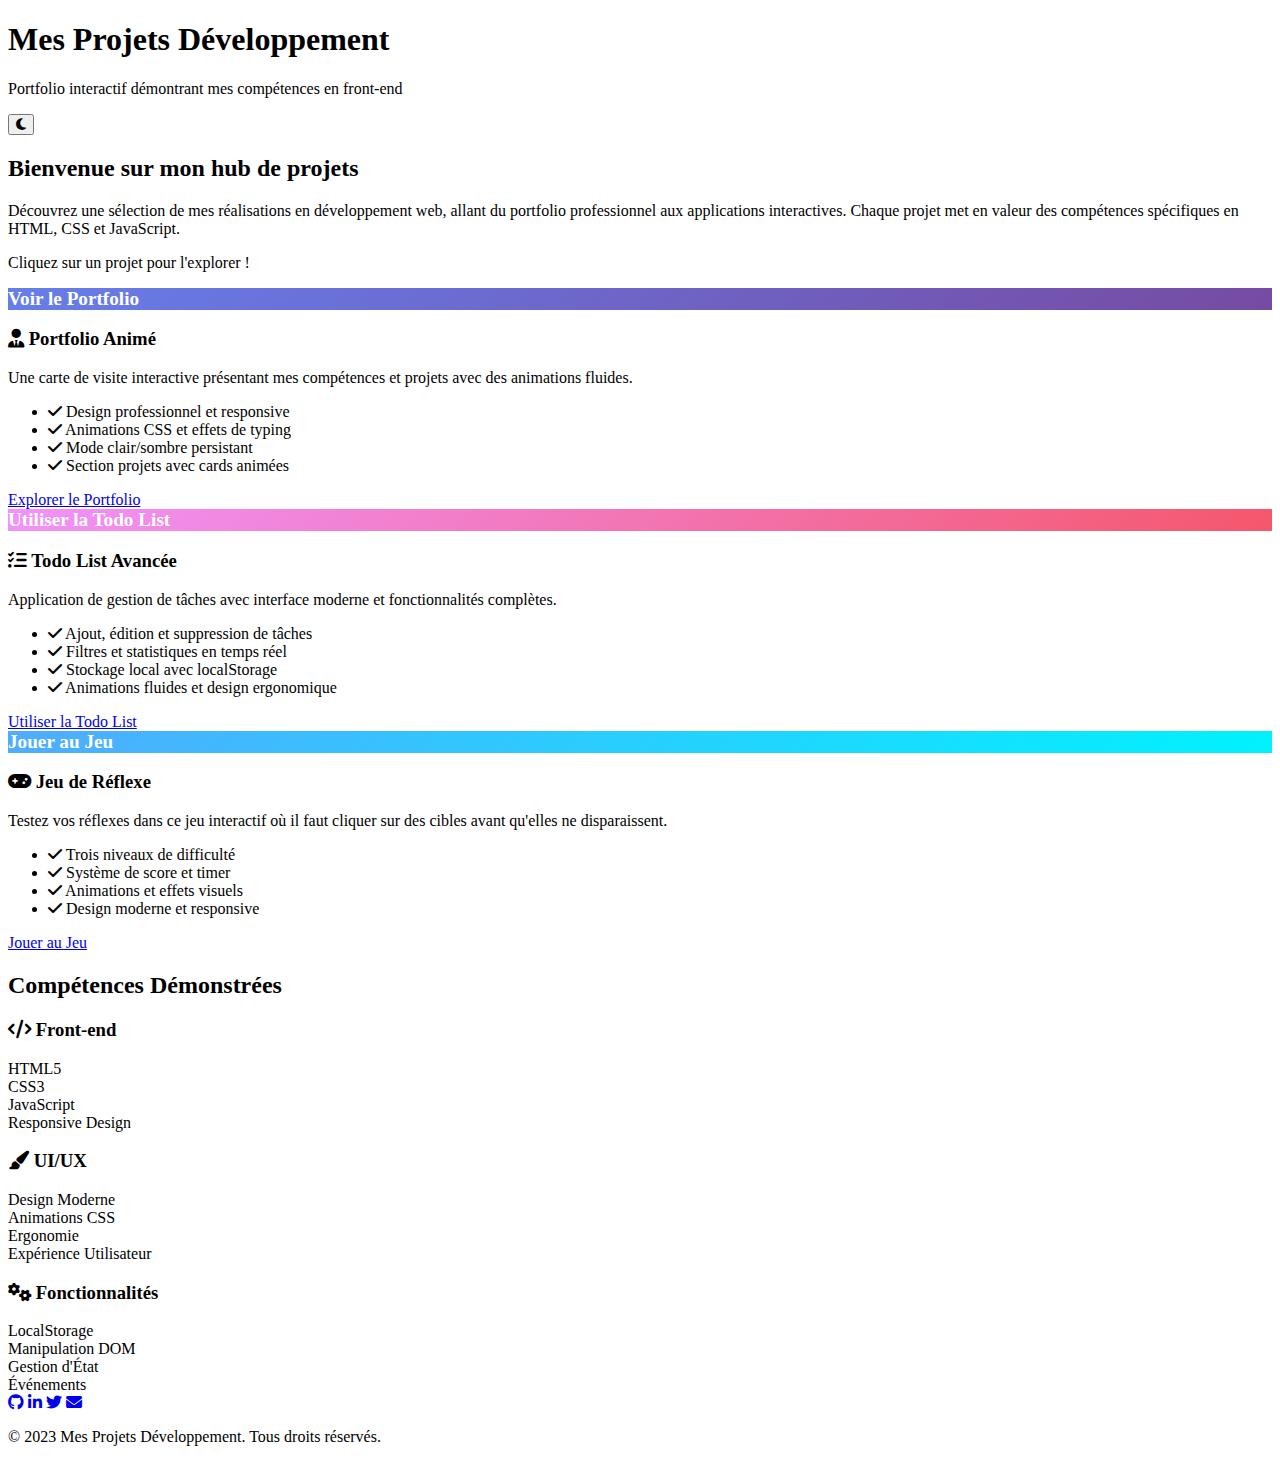
<file: index.html>
<!DOCTYPE html>
<html lang="fr">
<head>
    <meta charset="UTF-8">
    <meta name="viewport" content="width=device-width, initial-scale=1.0">
    <title>Mes Projets Développement</title>
    <link rel="stylesheet" href="https://cdnjs.cloudflare.com/ajax/libs/font-awesome/6.4.0/css/all.min.css">
    <!-- <style>
        :root {
            --primary: #4361ee;
            --primary-dark: #3a0ca3;
            --secondary: #4cc9f0;
            --accent: #f72585;
            --success: #4ade80;
            --text: #1f2937;
            --text-light: #6b7280;
            --bg: #f8fafc;
            --card: #ffffff;
            --border: #e5e7eb;
            --shadow: 0 4px 6px -1px rgba(0, 0, 0, 0.1), 0 2px 4px -1px rgba(0, 0, 0, 0.06);
            --radius: 16px;
            --transition: all 0.3s ease;
        }

        .dark-mode {
            --primary: #4895ef;
            --primary-dark: #560bad;
            --secondary: #4cc9f0;
            --accent: #f72585;
            --success: #10b981;
            --text: #f3f4f6;
            --text-light: #9ca3af;
            --bg: #111827;
            --card: #1f2937;
            --border: #374151;
            --shadow: 0 4px 6px -1px rgba(0, 0, 0, 0.3), 0 2px 4px -1px rgba(0, 0, 0, 0.2);
        }

        * {
            margin: 0;
            padding: 0;
            box-sizing: border-box;
            font-family: 'Segoe UI', system-ui, sans-serif;
        }

        body {
            background-color: var(--bg);
            color: var(--text);
            transition: var(--transition);
            min-height: 100vh;
            line-height: 1.6;
        }

        .container {
            max-width: 1200px;
            margin: 0 auto;
            padding: 0 2rem;
        }

        /* Header */
        header {
            padding: 2rem 0;
            text-align: center;
            background: linear-gradient(135deg, var(--primary), var(--primary-dark));
            color: white;
            margin-bottom: 3rem;
            border-radius: 0 0 var(--radius) var(--radius);
            box-shadow: var(--shadow);
        }

        .header-content {
            max-width: 800px;
            margin: 0 auto;
        }

        h1 {
            font-size: 3rem;
            font-weight: 800;
            margin-bottom: 1rem;
        }

        .subtitle {
            font-size: 1.2rem;
            opacity: 0.9;
            margin-bottom: 1.5rem;
        }

        .theme-toggle {
            background: rgba(255, 255, 255, 0.2);
            border: none;
            width: 50px;
            height: 50px;
            border-radius: 50%;
            display: flex;
            align-items: center;
            justify-content: center;
            cursor: pointer;
            transition: var(--transition);
            color: white;
            margin: 0 auto;
        }

        .theme-toggle:hover {
            background: rgba(255, 255, 255, 0.3);
            transform: rotate(30deg);
        }

        /* Main Content */
        .intro {
            text-align: center;
            max-width: 800px;
            margin: 0 auto 4rem;
        }

        .intro h2 {
            font-size: 2.2rem;
            margin-bottom: 1.5rem;
            background: linear-gradient(135deg, var(--primary), var(--accent));
            -webkit-background-clip: text;
            -webkit-text-fill-color: transparent;
        }

        .intro p {
            font-size: 1.1rem;
            color: var(--text-light);
            margin-bottom: 1.5rem;
        }

        /* Projects Grid */
        .projects-grid {
            display: grid;
            grid-template-columns: repeat(auto-fit, minmax(350px, 1fr));
            gap: 2rem;
            margin-bottom: 4rem;
        }

        .project-card {
            background: var(--card);
            border-radius: var(--radius);
            overflow: hidden;
            box-shadow: var(--shadow);
            transition: var(--transition);
            border: 1px solid var(--border);
        }

        .project-card:hover {
            transform: translateY(-10px);
            box-shadow: 0 20px 40px rgba(0, 0, 0, 0.15);
        }

        .project-image {
            height: 200px;
            background-size: cover;
            background-position: center;
            position: relative;
        }

        .project-overlay {
            position: absolute;
            top: 0;
            left: 0;
            right: 0;
            bottom: 0;
            background: rgba(0, 0, 0, 0.7);
            display: flex;
            align-items: center;
            justify-content: center;
            opacity: 0;
            transition: var(--transition);
        }

        .project-card:hover .project-overlay {
            opacity: 1;
        }

        .project-content {
            padding: 1.5rem;
        }

        .project-title {
            font-size: 1.5rem;
            font-weight: 700;
            margin-bottom: 0.5rem;
            display: flex;
            align-items: center;
            gap: 0.5rem;
        }

        .project-description {
            color: var(--text-light);
            margin-bottom: 1.5rem;
        }

        .project-features {
            list-style: none;
            margin-bottom: 1.5rem;
        }

        .project-features li {
            margin-bottom: 0.5rem;
            display: flex;
            align-items: flex-start;
            gap: 0.5rem;
        }

        .project-features li i {
            color: var(--success);
            margin-top: 0.2rem;
        }

        .project-link {
            display: inline-block;
            background: var(--primary);
            color: white;
            padding: 0.75rem 1.5rem;
            border-radius: var(--radius);
            text-decoration: none;
            font-weight: 600;
            transition: var(--transition);
            width: 100%;
            text-align: center;
        }

        .project-link:hover {
            background: var(--primary-dark);
            transform: translateY(-2px);
        }

        /* Skills Section */
        .skills {
            background: var(--card);
            border-radius: var(--radius);
            padding: 2rem;
            box-shadow: var(--shadow);
            margin-bottom: 4rem;
        }

        .skills h2 {
            text-align: center;
            margin-bottom: 2rem;
            font-size: 2rem;
        }

        .skills-grid {
            display: grid;
            grid-template-columns: repeat(auto-fit, minmax(250px, 1fr));
            gap: 1.5rem;
        }

        .skill-category h3 {
            margin-bottom: 1rem;
            color: var(--primary);
            display: flex;
            align-items: center;
            gap: 0.5rem;
        }

        .skill-items {
            display: flex;
            flex-wrap: wrap;
            gap: 0.5rem;
        }

        .skill-item {
            background: var(--bg);
            padding: 0.5rem 1rem;
            border-radius: 20px;
            font-size: 0.9rem;
            border: 1px solid var(--border);
        }

        /* Footer */
        footer {
            text-align: center;
            padding: 2rem 0;
            color: var(--text-light);
            border-top: 1px solid var(--border);
        }

        .social-links {
            display: flex;
            justify-content: center;
            gap: 1rem;
            margin-bottom: 1.5rem;
        }

        .social-link {
            display: flex;
            align-items: center;
            justify-content: center;
            width: 40px;
            height: 40px;
            border-radius: 50%;
            background: var(--primary);
            color: white;
            text-decoration: none;
            transition: var(--transition);
        }

        .social-link:hover {
            background: var(--primary-dark);
            transform: translateY(-3px);
        }

        /* Responsive */
        @media (max-width: 768px) {
            h1 {
                font-size: 2.2rem;
            }
            
            .projects-grid {
                grid-template-columns: 1fr;
            }
            
            .intro h2 {
                font-size: 1.8rem;
            }
        }
    </style> -->
</head>
<body>
    <header>
        <div class="container">
            <div class="header-content">
                <h1>Mes Projets Développement</h1>
                <p class="subtitle">Portfolio interactif démontrant mes compétences en front-end</p>
                <button class="theme-toggle" id="themeToggle">
                    <i class="fas fa-moon"></i>
                </button>
            </div>
        </div>
    </header>

    <div class="container">
        <section class="intro">
            <h2>Bienvenue sur mon hub de projets</h2>
            <p>Découvrez une sélection de mes réalisations en développement web, allant du portfolio professionnel aux applications interactives. Chaque projet met en valeur des compétences spécifiques en HTML, CSS et JavaScript.</p>
            <p>Cliquez sur un projet pour l'explorer !</p>
        </section>

        <section class="projects-grid">
            <!-- Portfolio Card -->
            <div class="project-card">
                <div class="project-image" style="background: linear-gradient(135deg, #667eea 0%, #764ba2 100%);">
                    <div class="project-overlay">
                        <span style="color: white; font-size: 1.2rem; font-weight: 600;">Voir le Portfolio</span>
                    </div>
                </div>
                <div class="project-content">
                    <h3 class="project-title">
                        <i class="fas fa-user-tie"></i> Portfolio Animé
                    </h3>
                    <p class="project-description">
                        Une carte de visite interactive présentant mes compétences et projets avec des animations fluides.
                    </p>
                    <ul class="project-features">
                        <li><i class="fas fa-check"></i> Design professionnel et responsive</li>
                        <li><i class="fas fa-check"></i> Animations CSS et effets de typing</li>
                        <li><i class="fas fa-check"></i> Mode clair/sombre persistant</li>
                        <li><i class="fas fa-check"></i> Section projets avec cards animées</li>
                    </ul>
                    <a href="portfolio.html" class="project-link">Explorer le Portfolio</a>
                </div>
            </div>

            <!-- Todo List Card -->
            <div class="project-card">
                <div class="project-image" style="background: linear-gradient(135deg, #f093fb 0%, #f5576c 100%);">
                    <div class="project-overlay">
                        <span style="color: white; font-size: 1.2rem; font-weight: 600;">Utiliser la Todo List</span>
                    </div>
                </div>
                <div class="project-content">
                    <h3 class="project-title">
                        <i class="fas fa-tasks"></i> Todo List Avancée
                    </h3>
                    <p class="project-description">
                        Application de gestion de tâches avec interface moderne et fonctionnalités complètes.
                    </p>
                    <ul class="project-features">
                        <li><i class="fas fa-check"></i> Ajout, édition et suppression de tâches</li>
                        <li><i class="fas fa-check"></i> Filtres et statistiques en temps réel</li>
                        <li><i class="fas fa-check"></i> Stockage local avec localStorage</li>
                        <li><i class="fas fa-check"></i> Animations fluides et design ergonomique</li>
                    </ul>
                    <a href="todolist.html" class="project-link">Utiliser la Todo List</a>
                </div>
            </div>

            <!-- Game Card -->
            <div class="project-card">
                <div class="project-image" style="background: linear-gradient(135deg, #4facfe 0%, #00f2fe 100%);">
                    <div class="project-overlay">
                        <span style="color: white; font-size: 1.2rem; font-weight: 600;">Jouer au Jeu</span>
                    </div>
                </div>
                <div class="project-content">
                    <h3 class="project-title">
                        <i class="fas fa-gamepad"></i> Jeu de Réflexe
                    </h3>
                    <p class="project-description">
                        Testez vos réflexes dans ce jeu interactif où il faut cliquer sur des cibles avant qu'elles ne disparaissent.
                    </p>
                    <ul class="project-features">
                        <li><i class="fas fa-check"></i> Trois niveaux de difficulté</li>
                        <li><i class="fas fa-check"></i> Système de score et timer</li>
                        <li><i class="fas fa-check"></i> Animations et effets visuels</li>
                        <li><i class="fas fa-check"></i> Design moderne et responsive</li>
                    </ul>
                    <a href="game.html" class="project-link">Jouer au Jeu</a>
                </div>
            </div>
        </section>

        <section class="skills">
            <h2>Compétences Démonstrées</h2>
            <div class="skills-grid">
                <div class="skill-category">
                    <h3><i class="fas fa-code"></i> Front-end</h3>
                    <div class="skill-items">
                        <div class="skill-item">HTML5</div>
                        <div class="skill-item">CSS3</div>
                        <div class="skill-item">JavaScript</div>
                        <div class="skill-item">Responsive Design</div>
                    </div>
                </div>
                <div class="skill-category">
                    <h3><i class="fas fa-paint-brush"></i> UI/UX</h3>
                    <div class="skill-items">
                        <div class="skill-item">Design Moderne</div>
                        <div class="skill-item">Animations CSS</div>
                        <div class="skill-item">Ergonomie</div>
                        <div class="skill-item">Expérience Utilisateur</div>
                    </div>
                </div>
                <div class="skill-category">
                    <h3><i class="fas fa-cogs"></i> Fonctionnalités</h3>
                    <div class="skill-items">
                        <div class="skill-item">LocalStorage</div>
                        <div class="skill-item">Manipulation DOM</div>
                        <div class="skill-item">Gestion d'État</div>
                        <div class="skill-item">Événements</div>
                    </div>
                </div>
            </div>
        </section>
    </div>

    <footer>
        <div class="container">
            <div class="social-links">
                <a href="#" class="social-link"><i class="fab fa-github"></i></a>
                <a href="#" class="social-link"><i class="fab fa-linkedin-in"></i></a>
                <a href="#" class="social-link"><i class="fab fa-twitter"></i></a>
                <a href="#" class="social-link"><i class="fas fa-envelope"></i></a>
            </div>
            <p>© 2023 Mes Projets Développement. Tous droits réservés.</p>
        </div>
    </footer>

    <script>
        // Gestion du mode clair/sombre
        const themeToggle = document.getElementById('themeToggle');
        
        themeToggle.addEventListener('click', () => {
            document.body.classList.toggle('dark-mode');
            
            if (document.body.classList.contains('dark-mode')) {
                themeToggle.innerHTML = '<i class="fas fa-sun"></i>';
                localStorage.setItem('theme', 'dark');
            } else {
                themeToggle.innerHTML = '<i class="fas fa-moon"></i>';
                localStorage.setItem('theme', 'light');
            }
        });

        // Charger le thème sauvegardé
        const savedTheme = localStorage.getItem('theme');
        if (savedTheme === 'dark') {
            document.body.classList.add('dark-mode');
            themeToggle.innerHTML = '<i class="fas fa-sun"></i>';
        }

        // Animation au scroll
        const observerOptions = {
            threshold: 0.1,
            rootMargin: '0px 0px -50px 0px'
        };

        const observer = new IntersectionObserver((entries) => {
            entries.forEach(entry => {
                if (entry.isIntersecting) {
                    entry.target.style.opacity = '1';
                    entry.target.style.transform = 'translateY(0)';
                }
            });
        }, observerOptions);

        // Observer les cartes de projet
        document.querySelectorAll('.project-card').forEach(card => {
            card.style.opacity = '0';
            card.style.transform = 'translateY(20px)';
            card.style.transition = 'opacity 0.6s ease, transform 0.6s ease';
            observer.observe(card);
        });
    </script>
</body>
</html>
</file>
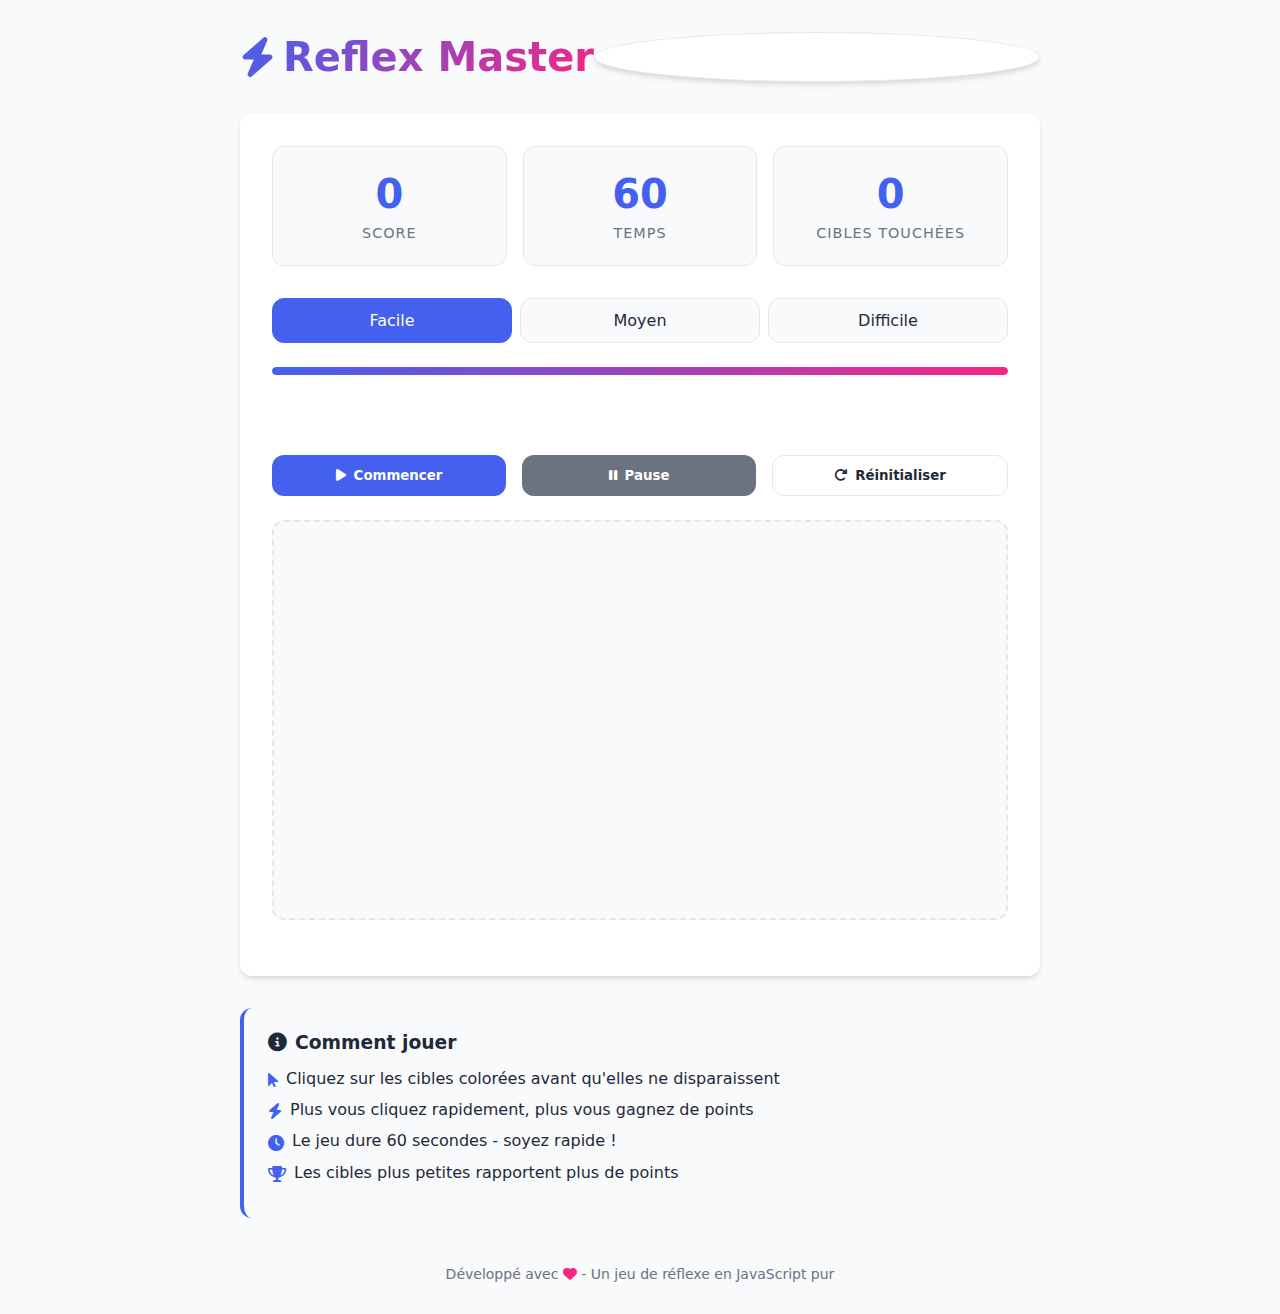
<file: game.html>
<!DOCTYPE html>
<html lang="fr">
<head>
    <meta charset="UTF-8">
    <meta name="viewport" content="width=device-width, initial-scale=1.0">
    <title>Reflex Master - Jeu de Réflexe</title>
    <link rel="stylesheet" href="https://cdnjs.cloudflare.com/ajax/libs/font-awesome/6.4.0/css/all.min.css">
    <style>
        :root {
            --primary: #4361ee;
            --primary-dark: #3a0ca3;
            --secondary: #4cc9f0;
            --accent: #f72585;
            --success: #4ade80;
            --warning: #f59e0b;
            --error: #ef4444;
            --text: #1f2937;
            --text-light: #6b7280;
            --bg: #f8fafc;
            --card: #ffffff;
            --border: #e5e7eb;
            --shadow: 0 4px 6px -1px rgba(0, 0, 0, 0.1), 0 2px 4px -1px rgba(0, 0, 0, 0.06);
            --radius: 12px;
            --transition: all 0.3s ease;
        }

        .dark-mode {
            --primary: #4895ef;
            --primary-dark: #560bad;
            --secondary: #4cc9f0;
            --accent: #f72585;
            --success: #10b981;
            --warning: #f59e0b;
            --error: #ef4444;
            --text: #f3f4f6;
            --text-light: #9ca3af;
            --bg: #111827;
            --card: #1f2937;
            --border: #374151;
            --shadow: 0 4px 6px -1px rgba(0, 0, 0, 0.3), 0 2px 4px -1px rgba(0, 0, 0, 0.2);
        }

        * {
            margin: 0;
            padding: 0;
            box-sizing: border-box;
            font-family: 'Segoe UI', system-ui, sans-serif;
        }

        body {
            background-color: var(--bg);
            color: var(--text);
            transition: var(--transition);
            min-height: 100vh;
            display: flex;
            flex-direction: column;
            align-items: center;
            padding: 2rem 1rem;
            overflow-x: hidden;
        }

        .container {
            width: 100%;
            max-width: 800px;
            margin: 0 auto;
        }

        header {
            display: flex;
            justify-content: space-between;
            align-items: center;
            margin-bottom: 2rem;
            width: 100%;
        }

        h1 {
            font-size: 2.5rem;
            font-weight: 800;
            background: linear-gradient(135deg, var(--primary), var(--accent));
            -webkit-background-clip: text;
            -webkit-text-fill-color: transparent;
            display: flex;
            align-items: center;
            gap: 0.5rem;
        }

        .theme-toggle {
            background: var(--card);
            border: 1px solid var(--border);
            width: 50px;
            height: 50px;
            border-radius: 50%;
            display: flex;
            align-items: center;
            justify-content: center;
            cursor: pointer;
            transition: var(--transition);
            box-shadow: var(--shadow);
        }

        .theme-toggle:hover {
            transform: rotate(30deg);
            background: var(--primary);
            color: white;
        }

        .game-container {
            background: var(--card);
            border-radius: var(--radius);
            box-shadow: var(--shadow);
            padding: 2rem;
            margin-bottom: 2rem;
            transition: var(--transition);
        }

        .stats {
            display: grid;
            grid-template-columns: repeat(3, 1fr);
            gap: 1rem;
            margin-bottom: 2rem;
        }

        .stat-card {
            background: var(--bg);
            padding: 1.5rem;
            border-radius: var(--radius);
            text-align: center;
            transition: var(--transition);
            border: 1px solid var(--border);
        }

        .stat-card:hover {
            transform: translateY(-5px);
            box-shadow: var(--shadow);
        }

        .stat-number {
            font-size: 2.5rem;
            font-weight: 800;
            color: var(--primary);
            margin-bottom: 0.5rem;
        }

        .stat-label {
            font-size: 0.9rem;
            color: var(--text-light);
            text-transform: uppercase;
            letter-spacing: 1px;
        }

        .game-area {
            position: relative;
            width: 100%;
            height: 400px;
            background: var(--bg);
            border-radius: var(--radius);
            border: 2px dashed var(--border);
            overflow: hidden;
            margin-bottom: 1.5rem;
        }

        .target {
            position: absolute;
            border-radius: 50%;
            cursor: pointer;
            display: flex;
            align-items: center;
            justify-content: center;
            color: white;
            font-weight: bold;
            transition: transform 0.2s ease, opacity 0.3s ease;
            box-shadow: 0 4px 10px rgba(0, 0, 0, 0.2);
            animation: pulse 2s infinite;
        }

        @keyframes pulse {
            0% { transform: scale(1); }
            50% { transform: scale(1.05); }
            100% { transform: scale(1); }
        }

        .target:hover {
            transform: scale(1.1);
        }

        .target.hit {
            animation: hitAnimation 0.5s forwards;
        }

        @keyframes hitAnimation {
            0% { transform: scale(1); opacity: 1; }
            50% { transform: scale(1.5); opacity: 0.7; }
            100% { transform: scale(0); opacity: 0; }
        }

        .target.missed {
            animation: missAnimation 0.5s forwards;
        }

        @keyframes missAnimation {
            0% { transform: scale(1); opacity: 1; }
            100% { transform: scale(0); opacity: 0; }
        }

        .controls {
            display: flex;
            gap: 1rem;
            margin-bottom: 1.5rem;
            flex-wrap: wrap;
        }

        button {
            background: var(--primary);
            color: white;
            border: none;
            border-radius: var(--radius);
            padding: 0.75rem 1.5rem;
            font-weight: 600;
            cursor: pointer;
            transition: var(--transition);
            display: flex;
            align-items: center;
            gap: 0.5rem;
            flex: 1;
            justify-content: center;
            min-width: 140px;
        }

        button:hover {
            background: var(--primary-dark);
            transform: translateY(-2px);
            box-shadow: 0 10px 20px rgba(0, 0, 0, 0.1);
        }

        button:active {
            transform: translateY(0);
        }

        button:disabled {
            background: var(--text-light);
            cursor: not-allowed;
            transform: none;
            box-shadow: none;
        }

        button.secondary {
            background: var(--card);
            color: var(--text);
            border: 1px solid var(--border);
        }

        button.secondary:hover {
            background: var(--bg);
        }

        .difficulty-selector {
            display: flex;
            gap: 0.5rem;
            margin-bottom: 1.5rem;
            flex-wrap: wrap;
        }

        .difficulty-btn {
            flex: 1;
            text-align: center;
            padding: 0.75rem;
            background: var(--bg);
            border: 1px solid var(--border);
            border-radius: var(--radius);
            cursor: pointer;
            transition: var(--transition);
            font-weight: 500;
        }

        .difficulty-btn.active {
            background: var(--primary);
            color: white;
            border-color: var(--primary);
        }

        .progress-bar {
            width: 100%;
            height: 8px;
            background: var(--bg);
            border-radius: 4px;
            overflow: hidden;
            margin-bottom: 1.5rem;
        }

        .progress {
            height: 100%;
            background: linear-gradient(90deg, var(--primary), var(--accent));
            border-radius: 4px;
            transition: width 0.3s ease;
            width: 0%;
        }

        .game-message {
            text-align: center;
            padding: 1rem;
            border-radius: var(--radius);
            margin-bottom: 1.5rem;
            font-weight: 600;
            transition: var(--transition);
            opacity: 0;
            transform: translateY(10px);
        }

        .game-message.show {
            opacity: 1;
            transform: translateY(0);
        }

        .game-message.success {
            background: rgba(74, 222, 128, 0.2);
            color: var(--success);
            border: 1px solid var(--success);
        }

        .game-message.error {
            background: rgba(239, 68, 68, 0.2);
            color: var(--error);
            border: 1px solid var(--error);
        }

        .instructions {
            background: var(--bg);
            padding: 1.5rem;
            border-radius: var(--radius);
            margin-top: 2rem;
            border-left: 4px solid var(--primary);
        }

        .instructions h3 {
            margin-bottom: 1rem;
            display: flex;
            align-items: center;
            gap: 0.5rem;
        }

        .instructions ul {
            list-style-type: none;
            padding-left: 0;
        }

        .instructions li {
            margin-bottom: 0.75rem;
            display: flex;
            align-items: flex-start;
            gap: 0.5rem;
        }

        .instructions li i {
            color: var(--primary);
            margin-top: 0.2rem;
        }

        footer {
            margin-top: 3rem;
            text-align: center;
            color: var(--text-light);
            font-size: 0.875rem;
        }

        @media (max-width: 640px) {
            h1 {
                font-size: 2rem;
            }
            
            .stats {
                grid-template-columns: 1fr;
            }
            
            .controls {
                flex-direction: column;
            }
            
            button {
                min-width: auto;
            }
            
            .game-area {
                height: 300px;
            }
        }
    </style>
</head>
<body>
    <div class="container">
        <header>
            <h1><i class="fas fa-bolt"></i> Reflex Master</h1>
            <button class="theme-toggle" id="themeToggle">
                <i class="fas fa-moon"></i>
            </button>
        </header>

        <div class="game-container">
            <div class="stats">
                <div class="stat-card">
                    <div class="stat-number" id="score">0</div>
                    <div class="stat-label">Score</div>
                </div>
                <div class="stat-card">
                    <div class="stat-number" id="timeLeft">60</div>
                    <div class="stat-label">Temps</div>
                </div>
                <div class="stat-card">
                    <div class="stat-number" id="targetsHit">0</div>
                    <div class="stat-label">Cibles touchées</div>
                </div>
            </div>

            <div class="difficulty-selector">
                <div class="difficulty-btn active" data-difficulty="easy">Facile</div>
                <div class="difficulty-btn" data-difficulty="medium">Moyen</div>
                <div class="difficulty-btn" data-difficulty="hard">Difficile</div>
            </div>

            <div class="progress-bar">
                <div class="progress" id="progressBar"></div>
            </div>

            <div class="game-message" id="gameMessage"></div>

            <div class="controls">
                <button id="startBtn">
                    <i class="fas fa-play"></i> Commencer
                </button>
                <button id="pauseBtn" disabled>
                    <i class="fas fa-pause"></i> Pause
                </button>
                <button id="resetBtn" class="secondary">
                    <i class="fas fa-redo"></i> Réinitialiser
                </button>
            </div>

            <div class="game-area" id="gameArea">
                <!-- Les cibles apparaîtront ici -->
            </div>
        </div>

        <div class="instructions">
            <h3><i class="fas fa-info-circle"></i> Comment jouer</h3>
            <ul>
                <li><i class="fas fa-mouse-pointer"></i> Cliquez sur les cibles colorées avant qu'elles ne disparaissent</li>
                <li><i class="fas fa-bolt"></i> Plus vous cliquez rapidement, plus vous gagnez de points</li>
                <li><i class="fas fa-clock"></i> Le jeu dure 60 secondes - soyez rapide !</li>
                <li><i class="fas fa-trophy"></i> Les cibles plus petites rapportent plus de points</li>
            </ul>
        </div>

        <footer>
            <p>Développé avec <i class="fas fa-heart" style="color: var(--accent);"></i> - Un jeu de réflexe en JavaScript pur</p>
        </footer>
    </div>

    <script>
        // Éléments DOM
        const themeToggle = document.getElementById('themeToggle');
        const startBtn = document.getElementById('startBtn');
        const pauseBtn = document.getElementById('pauseBtn');
        const resetBtn = document.getElementById('resetBtn');
        const gameArea = document.getElementById('gameArea');
        const scoreEl = document.getElementById('score');
        const timeLeftEl = document.getElementById('timeLeft');
        const targetsHitEl = document.getElementById('targetsHit');
        const progressBar = document.getElementById('progressBar');
        const gameMessage = document.getElementById('gameMessage');
        const difficultyBtns = document.querySelectorAll('.difficulty-btn');

        // État du jeu
        let gameState = {
            score: 0,
            timeLeft: 60,
            targetsHit: 0,
            isPlaying: false,
            isPaused: false,
            gameTimer: null,
            targetTimer: null,
            difficulty: 'easy'
        };

        // Paramètres de difficulté
        const difficultySettings = {
            easy: {
                targetSize: 70,
                targetLifetime: 2000,
                spawnInterval: 1000,
                points: 10
            },
            medium: {
                targetSize: 50,
                targetLifetime: 1500,
                spawnInterval: 800,
                points: 15
            },
            hard: {
                targetSize: 35,
                targetLifetime: 1000,
                spawnInterval: 600,
                points: 20
            }
        };

        // Initialisation
        function init() {
            // Charger le thème sauvegardé
            const savedTheme = localStorage.getItem('theme');
            if (savedTheme === 'dark') {
                document.body.classList.add('dark-mode');
                themeToggle.innerHTML = '<i class="fas fa-sun"></i>';
            }
            
            updateDisplay();
        }

        // Mettre à jour l'affichage
        function updateDisplay() {
            scoreEl.textContent = gameState.score;
            timeLeftEl.textContent = gameState.timeLeft;
            targetsHitEl.textContent = gameState.targetsHit;
            progressBar.style.width = `${(gameState.timeLeft / 60) * 100}%`;
        }

        // Démarrer le jeu
        function startGame() {
            if (gameState.isPlaying) return;
            
            gameState.isPlaying = true;
            gameState.isPaused = false;
            gameState.score = 0;
            gameState.timeLeft = 60;
            gameState.targetsHit = 0;
            
            startBtn.disabled = true;
            pauseBtn.disabled = false;
            
            updateDisplay();
            showMessage('Le jeu commence !', 'success');
            
            // Démarrer le timer du jeu
            gameState.gameTimer = setInterval(() => {
                if (!gameState.isPaused) {
                    gameState.timeLeft--;
                    updateDisplay();
                    
                    if (gameState.timeLeft <= 0) {
                        endGame();
                    }
                }
            }, 1000);
            
            // Démarrer la génération de cibles
            spawnTarget();
        }

        // Mettre le jeu en pause
        function togglePause() {
            gameState.isPaused = !gameState.isPaused;
            
            if (gameState.isPaused) {
                pauseBtn.innerHTML = '<i class="fas fa-play"></i> Reprendre';
                showMessage('Jeu en pause', 'error');
            } else {
                pauseBtn.innerHTML = '<i class="fas fa-pause"></i> Pause';
                showMessage('Jeu repris', 'success');
            }
        }

        // Réinitialiser le jeu
        function resetGame() {
            clearInterval(gameState.gameTimer);
            clearTimeout(gameState.targetTimer);
            
            gameState.isPlaying = false;
            gameState.isPaused = false;
            gameState.score = 0;
            gameState.timeLeft = 60;
            gameState.targetsHit = 0;
            
            startBtn.disabled = false;
            pauseBtn.disabled = true;
            pauseBtn.innerHTML = '<i class="fas fa-pause"></i> Pause';
            
            // Supprimer toutes les cibles
            const targets = document.querySelectorAll('.target');
            targets.forEach(target => target.remove());
            
            updateDisplay();
            hideMessage();
        }

        // Terminer le jeu
        function endGame() {
            clearInterval(gameState.gameTimer);
            clearTimeout(gameState.targetTimer);
            
            gameState.isPlaying = false;
            gameState.isPaused = false;
            
            startBtn.disabled = false;
            pauseBtn.disabled = true;
            
            // Supprimer toutes les cibles
            const targets = document.querySelectorAll('.target');
            targets.forEach(target => target.remove());
            
            showMessage(`Partie terminée ! Votre score : ${gameState.score}`, 'success');
        }

        // Générer une cible
        function spawnTarget() {
            if (!gameState.isPlaying || gameState.isPaused) return;
            
            const settings = difficultySettings[gameState.difficulty];
            const targetSize = settings.targetSize;
            
            // Position aléatoire dans la zone de jeu
            const maxX = gameArea.offsetWidth - targetSize;
            const maxY = gameArea.offsetHeight - targetSize;
            
            const x = Math.floor(Math.random() * maxX);
            const y = Math.floor(Math.random() * maxY);
            
            // Couleur aléatoire
            const colors = [
                'linear-gradient(135deg, #4361ee, #3a0ca3)',
                'linear-gradient(135deg, #f72585, #b5179e)',
                'linear-gradient(135deg, #4cc9f0, #4895ef)',
                'linear-gradient(135deg, #4ade80, #16a34a)',
                'linear-gradient(135deg, #f59e0b, #d97706)'
            ];
            
            const color = colors[Math.floor(Math.random() * colors.length)];
            
            // Créer l'élément cible
            const target = document.createElement('div');
            target.className = 'target';
            target.style.width = `${targetSize}px`;
            target.style.height = `${targetSize}px`;
            target.style.left = `${x}px`;
            target.style.top = `${y}px`;
            target.style.background = color;
            
            // Ajouter un effet de brillance
            target.style.backgroundImage = `${color}, radial-gradient(circle at 30% 30%, rgba(255,255,255,0.4) 0%, transparent 60%)`;
            
            // Ajouter un symbole
            const symbols = ['⚡', '🎯', '⭐', '🔴', '🟢', '🔵', '🟡'];
            const symbol = symbols[Math.floor(Math.random() * symbols.length)];
            target.innerHTML = symbol;
            
            // Événement de clic
            target.addEventListener('click', () => {
                if (!gameState.isPlaying || gameState.isPaused) return;
                
                target.classList.add('hit');
                gameState.score += settings.points;
                gameState.targetsHit++;
                
                // Effet sonore simulé (en vrai on utiliserait Audio API)
                createClickEffect(x + targetSize/2, y + targetSize/2);
                
                updateDisplay();
                
                setTimeout(() => {
                    target.remove();
                }, 500);
            });
            
            // Ajouter à la zone de jeu
            gameArea.appendChild(target);
            
            // Supprimer automatiquement après un certain temps
            setTimeout(() => {
                if (target.parentNode) {
                    target.classList.add('missed');
                    setTimeout(() => {
                        if (target.parentNode) {
                            target.remove();
                        }
                    }, 500);
                }
            }, settings.targetLifetime);
            
            // Planifier la prochaine cible
            if (gameState.isPlaying && !gameState.isPaused) {
                gameState.targetTimer = setTimeout(spawnTarget, settings.spawnInterval);
            }
        }

        // Créer un effet visuel lors du clic
        function createClickEffect(x, y) {
            const effect = document.createElement('div');
            effect.style.position = 'absolute';
            effect.style.left = `${x}px`;
            effect.style.top = `${y}px`;
            effect.style.width = '0px';
            effect.style.height = '0px';
            effect.style.borderRadius = '50%';
            effect.style.background = 'rgba(255, 255, 255, 0.7)';
            effect.style.pointerEvents = 'none';
            effect.style.transform = 'translate(-50%, -50%)';
            effect.style.zIndex = '10';
            
            gameArea.appendChild(effect);
            
            // Animation
            const animation = effect.animate([
                { width: '0px', height: '0px', opacity: 1 },
                { width: '50px', height: '50px', opacity: 0 }
            ], {
                duration: 500,
                easing: 'ease-out'
            });
            
            animation.onfinish = () => {
                effect.remove();
            };
        }

        // Afficher un message
        function showMessage(text, type) {
            gameMessage.textContent = text;
            gameMessage.className = `game-message ${type} show`;
            
            setTimeout(() => {
                hideMessage();
            }, 3000);
        }

        // Masquer le message
        function hideMessage() {
            gameMessage.classList.remove('show');
        }

        // Changer la difficulté
        function changeDifficulty(difficulty) {
            gameState.difficulty = difficulty;
            
            difficultyBtns.forEach(btn => {
                if (btn.dataset.difficulty === difficulty) {
                    btn.classList.add('active');
                } else {
                    btn.classList.remove('active');
                }
            });
            
            if (gameState.isPlaying) {
                showMessage(`Difficulté changée : ${difficulty}`, 'success');
            }
        }

        // Basculer le thème
        function toggleTheme() {
            document.body.classList.toggle('dark-mode');
            
            if (document.body.classList.contains('dark-mode')) {
                themeToggle.innerHTML = '<i class="fas fa-sun"></i>';
                localStorage.setItem('theme', 'dark');
            } else {
                themeToggle.innerHTML = '<i class="fas fa-moon"></i>';
                localStorage.setItem('theme', 'light');
            }
        }

        // Événements
        startBtn.addEventListener('click', startGame);
        pauseBtn.addEventListener('click', togglePause);
        resetBtn.addEventListener('click', resetGame);
        themeToggle.addEventListener('click', toggleTheme);

        difficultyBtns.forEach(btn => {
            btn.addEventListener('click', () => {
                changeDifficulty(btn.dataset.difficulty);
            });
        });

        // Initialiser le jeu
        init();
    </script>
</body>
</html>
</file>
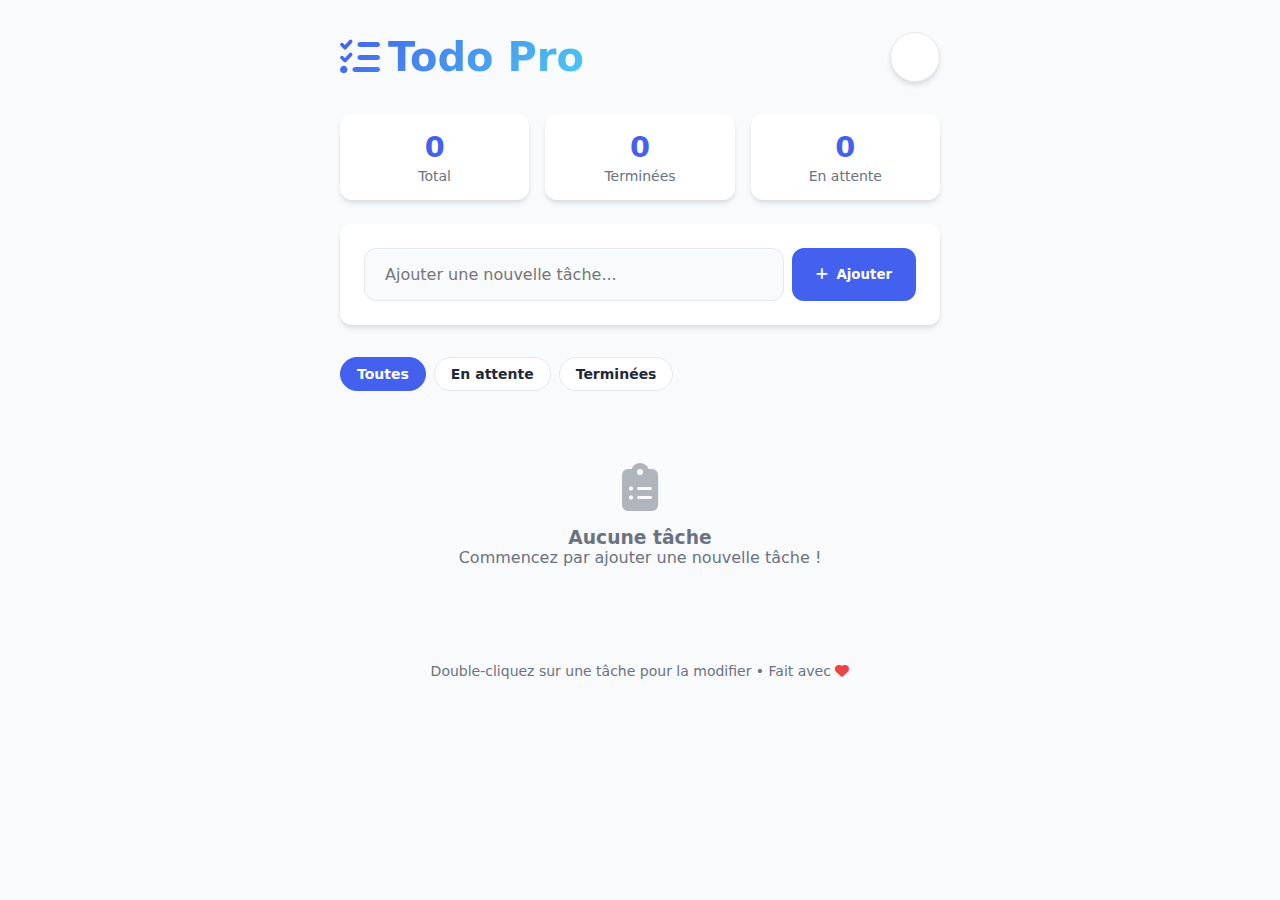
<file: todolist.html>
<!DOCTYPE html>
<html lang="fr">
<head>
    <meta charset="UTF-8">
    <meta name="viewport" content="width=device-width, initial-scale=1.0">
    <title>Todo List Pro</title>
    <link rel="stylesheet" href="https://cdnjs.cloudflare.com/ajax/libs/font-awesome/6.4.0/css/all.min.css">
    <style>
        :root {
            --primary: #4361ee;
            --primary-dark: #3a0ca3;
            --secondary: #4cc9f0;
            --success: #4ade80;
            --warning: #f59e0b;
            --error: #ef4444;
            --text: #1f2937;
            --text-light: #6b7280;
            --bg: #f8fafc;
            --card: #ffffff;
            --border: #e5e7eb;
            --shadow: 0 4px 6px -1px rgba(0, 0, 0, 0.1), 0 2px 4px -1px rgba(0, 0, 0, 0.06);
            --radius: 12px;
            --transition: all 0.3s ease;
        }

        .dark-mode {
            --primary: #4895ef;
            --primary-dark: #560bad;
            --secondary: #4cc9f0;
            --success: #10b981;
            --warning: #f59e0b;
            --error: #ef4444;
            --text: #f3f4f6;
            --text-light: #9ca3af;
            --bg: #111827;
            --card: #1f2937;
            --border: #374151;
            --shadow: 0 4px 6px -1px rgba(0, 0, 0, 0.3), 0 2px 4px -1px rgba(0, 0, 0, 0.2);
        }

        * {
            margin: 0;
            padding: 0;
            box-sizing: border-box;
            font-family: 'Segoe UI', system-ui, sans-serif;
        }

        body {
            background-color: var(--bg);
            color: var(--text);
            transition: var(--transition);
            min-height: 100vh;
            display: flex;
            flex-direction: column;
            align-items: center;
            padding: 2rem 1rem;
        }

        .container {
            width: 100%;
            max-width: 600px;
            margin: 0 auto;
        }

        header {
            display: flex;
            justify-content: space-between;
            align-items: center;
            margin-bottom: 2rem;
            width: 100%;
        }

        h1 {
            font-size: 2.5rem;
            font-weight: 700;
            background: linear-gradient(135deg, var(--primary), var(--secondary));
            -webkit-background-clip: text;
            -webkit-text-fill-color: transparent;
            display: flex;
            align-items: center;
            gap: 0.5rem;
        }

        .theme-toggle {
            background: var(--card);
            border: 1px solid var(--border);
            width: 50px;
            height: 50px;
            border-radius: 50%;
            display: flex;
            align-items: center;
            justify-content: center;
            cursor: pointer;
            transition: var(--transition);
            box-shadow: var(--shadow);
        }

        .theme-toggle:hover {
            transform: rotate(30deg);
            background: var(--primary);
            color: white;
        }

        .stats {
            display: flex;
            gap: 1rem;
            margin-bottom: 1.5rem;
            flex-wrap: wrap;
        }

        .stat-card {
            background: var(--card);
            padding: 1rem;
            border-radius: var(--radius);
            box-shadow: var(--shadow);
            flex: 1;
            min-width: 120px;
            text-align: center;
            transition: var(--transition);
        }

        .stat-card:hover {
            transform: translateY(-5px);
        }

        .stat-number {
            font-size: 1.8rem;
            font-weight: 700;
            color: var(--primary);
        }

        .stat-label {
            font-size: 0.875rem;
            color: var(--text-light);
            margin-top: 0.25rem;
        }

        .input-section {
            background: var(--card);
            padding: 1.5rem;
            border-radius: var(--radius);
            box-shadow: var(--shadow);
            margin-bottom: 2rem;
            transition: var(--transition);
        }

        .input-group {
            display: flex;
            gap: 0.5rem;
        }

        input {
            flex: 1;
            padding: 1rem 1.25rem;
            border: 1px solid var(--border);
            border-radius: var(--radius);
            background: var(--bg);
            color: var(--text);
            font-size: 1rem;
            transition: var(--transition);
        }

        input:focus {
            outline: none;
            border-color: var(--primary);
            box-shadow: 0 0 0 3px rgba(67, 97, 238, 0.2);
        }

        button {
            background: var(--primary);
            color: white;
            border: none;
            border-radius: var(--radius);
            padding: 1rem 1.5rem;
            font-weight: 600;
            cursor: pointer;
            transition: var(--transition);
            display: flex;
            align-items: center;
            gap: 0.5rem;
        }

        button:hover {
            background: var(--primary-dark);
            transform: translateY(-2px);
        }

        button:active {
            transform: translateY(0);
        }

        .filters {
            display: flex;
            gap: 0.5rem;
            margin-bottom: 1.5rem;
            flex-wrap: wrap;
        }

        .filter-btn {
            background: var(--card);
            color: var(--text);
            border: 1px solid var(--border);
            padding: 0.5rem 1rem;
            border-radius: 2rem;
            font-size: 0.875rem;
            transition: var(--transition);
        }

        .filter-btn.active {
            background: var(--primary);
            color: white;
            border-color: var(--primary);
        }

        .todo-list {
            display: flex;
            flex-direction: column;
            gap: 0.75rem;
        }

        .todo-item {
            background: var(--card);
            border-radius: var(--radius);
            padding: 1.25rem;
            box-shadow: var(--shadow);
            display: flex;
            align-items: center;
            gap: 1rem;
            transition: var(--transition);
            animation: slideIn 0.3s ease;
            border-left: 4px solid var(--primary);
        }

        @keyframes slideIn {
            from {
                opacity: 0;
                transform: translateY(10px);
            }
            to {
                opacity: 1;
                transform: translateY(0);
            }
        }

        .todo-item:hover {
            transform: translateY(-2px);
            box-shadow: 0 10px 15px -3px rgba(0, 0, 0, 0.1), 0 4px 6px -2px rgba(0, 0, 0, 0.05);
        }

        .todo-item.completed {
            opacity: 0.7;
            border-left-color: var(--success);
        }

        .todo-item.completed .todo-text {
            text-decoration: line-through;
            color: var(--text-light);
        }

        .todo-checkbox {
            width: 24px;
            height: 24px;
            border-radius: 50%;
            border: 2px solid var(--border);
            display: flex;
            align-items: center;
            justify-content: center;
            cursor: pointer;
            transition: var(--transition);
            flex-shrink: 0;
        }

        .todo-checkbox.checked {
            background: var(--success);
            border-color: var(--success);
            color: white;
        }

        .todo-text {
            flex: 1;
            font-size: 1rem;
            transition: var(--transition);
        }

        .todo-actions {
            display: flex;
            gap: 0.5rem;
            opacity: 0;
            transition: var(--transition);
        }

        .todo-item:hover .todo-actions {
            opacity: 1;
        }

        .action-btn {
            background: transparent;
            color: var(--text-light);
            padding: 0.5rem;
            border-radius: 0.5rem;
            width: 36px;
            height: 36px;
            display: flex;
            align-items: center;
            justify-content: center;
        }

        .action-btn:hover {
            background: var(--bg);
            color: var(--text);
        }

        .edit-btn:hover {
            color: var(--warning);
        }

        .delete-btn:hover {
            color: var(--error);
        }

        .empty-state {
            text-align: center;
            padding: 3rem 1rem;
            color: var(--text-light);
        }

        .empty-state i {
            font-size: 3rem;
            margin-bottom: 1rem;
            opacity: 0.5;
        }

        .edit-input {
            flex: 1;
            padding: 0.5rem;
            border: 1px solid var(--border);
            border-radius: 0.375rem;
            background: var(--bg);
            color: var(--text);
        }

        footer {
            margin-top: 3rem;
            text-align: center;
            color: var(--text-light);
            font-size: 0.875rem;
        }

        @media (max-width: 640px) {
            h1 {
                font-size: 2rem;
            }
            
            .input-group {
                flex-direction: column;
            }
            
            .stats {
                flex-direction: column;
            }
            
            .stat-card {
                min-width: auto;
            }
        }
    </style>
</head>
<body>
    <div class="container">
        <header>
            <h1><i class="fas fa-tasks"></i> Todo Pro</h1>
            <button class="theme-toggle" id="themeToggle">
                <i class="fas fa-moon"></i>
            </button>
        </header>

        <div class="stats">
            <div class="stat-card">
                <div class="stat-number" id="totalTasks">0</div>
                <div class="stat-label">Total</div>
            </div>
            <div class="stat-card">
                <div class="stat-number" id="completedTasks">0</div>
                <div class="stat-label">Terminées</div>
            </div>
            <div class="stat-card">
                <div class="stat-number" id="pendingTasks">0</div>
                <div class="stat-label">En attente</div>
            </div>
        </div>

        <div class="input-section">
            <div class="input-group">
                <input type="text" id="todoInput" placeholder="Ajouter une nouvelle tâche...">
                <button id="addBtn">
                    <i class="fas fa-plus"></i> Ajouter
                </button>
            </div>
        </div>

        <div class="filters">
            <button class="filter-btn active" data-filter="all">Toutes</button>
            <button class="filter-btn" data-filter="pending">En attente</button>
            <button class="filter-btn" data-filter="completed">Terminées</button>
        </div>

        <div class="todo-list" id="todoList">
            <!-- Les tâches seront ajoutées ici dynamiquement -->
        </div>

        <footer>
            <p>Double-cliquez sur une tâche pour la modifier • Fait avec <i class="fas fa-heart" style="color: var(--error);"></i></p>
        </footer>
    </div>

    <script>
        // Éléments DOM
        const themeToggle = document.getElementById('themeToggle');
        const todoInput = document.getElementById('todoInput');
        const addBtn = document.getElementById('addBtn');
        const todoList = document.getElementById('todoList');
        const filterBtns = document.querySelectorAll('.filter-btn');
        const totalTasksEl = document.getElementById('totalTasks');
        const completedTasksEl = document.getElementById('completedTasks');
        const pendingTasksEl = document.getElementById('pendingTasks');

        // État de l'application
        let todos = JSON.parse(localStorage.getItem('todos')) || [];
        let currentFilter = 'all';
        let editingId = null;

        // Initialisation
        function init() {
            renderTodos();
            updateStats();
            
            // Charger le thème sauvegardé
            const savedTheme = localStorage.getItem('theme');
            if (savedTheme === 'dark') {
                document.body.classList.add('dark-mode');
                themeToggle.innerHTML = '<i class="fas fa-sun"></i>';
            }
        }

        // Sauvegarder les todos dans le localStorage
        function saveTodos() {
            localStorage.setItem('todos', JSON.stringify(todos));
        }

        // Mettre à jour les statistiques
        function updateStats() {
            const total = todos.length;
            const completed = todos.filter(todo => todo.completed).length;
            const pending = total - completed;

            totalTasksEl.textContent = total;
            completedTasksEl.textContent = completed;
            pendingTasksEl.textContent = pending;
        }

        // Rendu des todos
        function renderTodos() {
            // Filtrer les todos selon le filtre actuel
            let filteredTodos = todos;
            if (currentFilter === 'pending') {
                filteredTodos = todos.filter(todo => !todo.completed);
            } else if (currentFilter === 'completed') {
                filteredTodos = todos.filter(todo => todo.completed);
            }

            // Vider la liste
            todoList.innerHTML = '';

            // Afficher l'état vide si nécessaire
            if (filteredTodos.length === 0) {
                const emptyState = document.createElement('div');
                emptyState.className = 'empty-state';
                emptyState.innerHTML = `
                    <i class="fas fa-clipboard-list"></i>
                    <h3>Aucune tâche ${currentFilter === 'all' ? '' : currentFilter === 'pending' ? 'en attente' : 'terminée'}</h3>
                    <p>${currentFilter === 'all' ? 'Commencez par ajouter une nouvelle tâche !' : 'Essayez de changer de filtre.'}</p>
                `;
                todoList.appendChild(emptyState);
                return;
            }

            // Ajouter chaque todo à la liste
            filteredTodos.forEach(todo => {
                const todoItem = document.createElement('div');
                todoItem.className = `todo-item ${todo.completed ? 'completed' : ''}`;
                todoItem.setAttribute('data-id', todo.id);

                if (editingId === todo.id) {
                    // Mode édition
                    todoItem.innerHTML = `
                        <div class="todo-checkbox ${todo.completed ? 'checked' : ''}" onclick="toggleTodo(${todo.id})">
                            ${todo.completed ? '<i class="fas fa-check"></i>' : ''}
                        </div>
                        <input type="text" class="edit-input" value="${todo.text}">
                        <div class="todo-actions">
                            <button class="action-btn save-btn" onclick="saveEdit(${todo.id})">
                                <i class="fas fa-check"></i>
                            </button>
                            <button class="action-btn cancel-btn" onclick="cancelEdit()">
                                <i class="fas fa-times"></i>
                            </button>
                        </div>
                    `;
                } else {
                    // Mode affichage
                    todoItem.innerHTML = `
                        <div class="todo-checkbox ${todo.completed ? 'checked' : ''}" onclick="toggleTodo(${todo.id})">
                            ${todo.completed ? '<i class="fas fa-check"></i>' : ''}
                        </div>
                        <div class="todo-text">${todo.text}</div>
                        <div class="todo-actions">
                            <button class="action-btn edit-btn" onclick="startEdit(${todo.id})">
                                <i class="fas fa-edit"></i>
                            </button>
                            <button class="action-btn delete-btn" onclick="deleteTodo(${todo.id})">
                                <i class="fas fa-trash"></i>
                            </button>
                        </div>
                    `;
                }

                todoList.appendChild(todoItem);
            });
        }

        // Ajouter une nouvelle tâche
        function addTodo() {
            const text = todoInput.value.trim();
            
            if (text === '') {
                // Animation d'erreur
                todoInput.style.borderColor = 'var(--error)';
                setTimeout(() => {
                    todoInput.style.borderColor = 'var(--border)';
                }, 1000);
                return;
            }

            const newTodo = {
                id: Date.now(),
                text: text,
                completed: false,
                createdAt: new Date().toISOString()
            };

            todos.push(newTodo);
            saveTodos();
            renderTodos();
            updateStats();
            
            // Réinitialiser l'input
            todoInput.value = '';
            todoInput.focus();
        }

        // Basculer l'état d'une tâche
        function toggleTodo(id) {
            todos = todos.map(todo => {
                if (todo.id === id) {
                    return { ...todo, completed: !todo.completed };
                }
                return todo;
            });
            
            saveTodos();
            renderTodos();
            updateStats();
        }

        // Supprimer une tâche
        function deleteTodo(id) {
            // Animation de suppression
            const todoItem = document.querySelector(`.todo-item[data-id="${id}"]`);
            if (todoItem) {
                todoItem.style.transform = 'translateX(100%)';
                todoItem.style.opacity = '0';
                
                setTimeout(() => {
                    todos = todos.filter(todo => todo.id !== id);
                    saveTodos();
                    renderTodos();
                    updateStats();
                }, 300);
            }
        }

        // Commencer l'édition d'une tâche
        function startEdit(id) {
            editingId = id;
            renderTodos();
            
            // Focus sur l'input d'édition
            setTimeout(() => {
                const editInput = document.querySelector('.edit-input');
                if (editInput) {
                    editInput.focus();
                    editInput.select();
                }
            }, 10);
        }

        // Sauvegarder l'édition
        function saveEdit(id) {
            const editInput = document.querySelector('.edit-input');
            const newText = editInput.value.trim();
            
            if (newText === '') {
                deleteTodo(id);
                return;
            }
            
            todos = todos.map(todo => {
                if (todo.id === id) {
                    return { ...todo, text: newText };
                }
                return todo;
            });
            
            editingId = null;
            saveTodos();
            renderTodos();
        }

        // Annuler l'édition
        function cancelEdit() {
            editingId = null;
            renderTodos();
        }

        // Changer de filtre
        function changeFilter(filter) {
            currentFilter = filter;
            
            // Mettre à jour les boutons de filtre
            filterBtns.forEach(btn => {
                if (btn.dataset.filter === filter) {
                    btn.classList.add('active');
                } else {
                    btn.classList.remove('active');
                }
            });
            
            renderTodos();
        }

        // Basculer le thème
        function toggleTheme() {
            document.body.classList.toggle('dark-mode');
            
            if (document.body.classList.contains('dark-mode')) {
                themeToggle.innerHTML = '<i class="fas fa-sun"></i>';
                localStorage.setItem('theme', 'dark');
            } else {
                themeToggle.innerHTML = '<i class="fas fa-moon"></i>';
                localStorage.setItem('theme', 'light');
            }
        }

        // Événements
        addBtn.addEventListener('click', addTodo);
        
        todoInput.addEventListener('keypress', (e) => {
            if (e.key === 'Enter') {
                addTodo();
            }
        });
        
        themeToggle.addEventListener('click', toggleTheme);
        
        filterBtns.forEach(btn => {
            btn.addEventListener('click', () => {
                changeFilter(btn.dataset.filter);
            });
        });
        
        // Édition au double-clic
        todoList.addEventListener('dblclick', (e) => {
            const todoItem = e.target.closest('.todo-item');
            if (todoItem && !editingId) {
                const id = parseInt(todoItem.dataset.id);
                startEdit(id);
            }
        });

        // Initialiser l'application
        init();
    </script>
</body>
</html>
</file>
